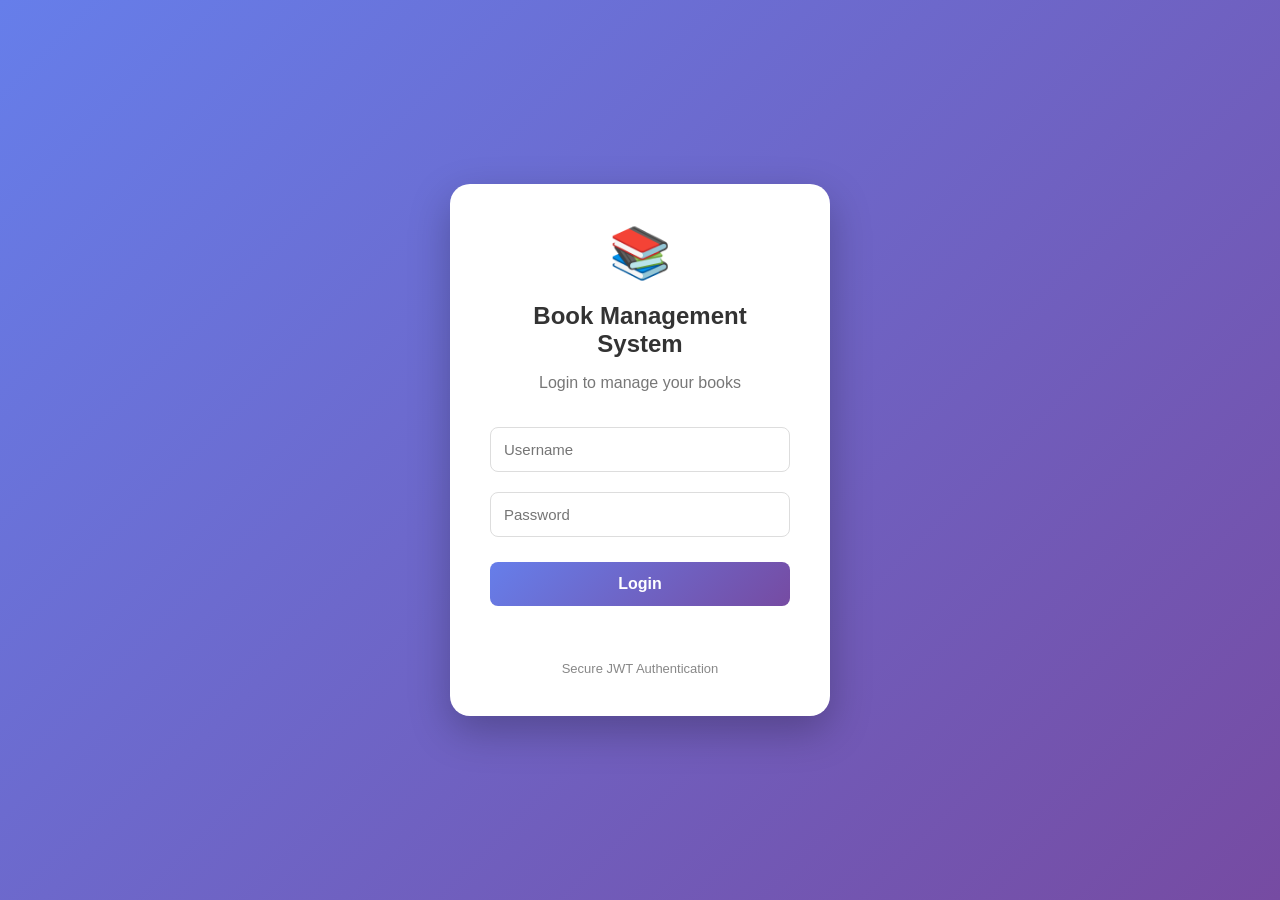
<file: frontend/index.html>
<!DOCTYPE html>
<html lang="en">
<head>
    <meta charset="UTF-8">
    <meta name="viewport" content="width=device-width, initial-scale=1.0">
    <title>Book Management System</title>
    <link rel="stylesheet" href="style.css">
</head>

<body>

<script>
    if (!sessionStorage.getItem("jwtToken")) {
        window.location.href = "login.html";
    }
</script>

<header class="top-header">
    <div class="header-content">
        <div>
            <h1>📚 Book Management System</h1>
            <p>Manage your books easily</p>
        </div>

        <button class="logout-btn" onclick="logout()">↪ Logout</button>
    </div>
</header>

<main class="container">

    <section class="add-section">
        <div class="section-title">
            <span class="icon">➕</span>
            <h2>Add New Book</h2>
        </div>

        <form id="bookForm">

            <div class="form-group">
                <label for="title">Book Title</label>
                <input
                        type="text"
                        id="title"
                        placeholder="Enter book title"
                        required
                >
            </div>

            <div class="form-group">
                <label for="author">Author</label>
                <input
                        type="text"
                        id="author"
                        placeholder="Enter author name"
                        required
                >
            </div>

            <div class="form-group">
                <label for="price">Price</label>
                <input
                        type="number"
                        id="price"
                        placeholder="Enter price"
                        step="0.01"
                        min="0.01"
                        required
                >
            </div>

            <button class="primary-btn" type="submit">
                Add Book
            </button>

        </form>
    </section>

    <section class="books-section">

        <div class="section-title books-title">
            <span class="icon">📚</span>
            <h2>Books</h2>
        </div>

        <p id="message"></p>

        <div id="booksContainer" class="books-grid"></div>

    </section>

</main>

<!-- EDIT MODAL -->

<div id="editModal" class="modal">

    <div class="modal-content">

        <span class="close" onclick="closeEditModal()">&times;</span>

        <div class="modal-icon">✏️</div>

        <h2>Edit Book</h2>

        <form id="editForm">

            <input type="hidden" id="editId">

            <div class="form-group">
                <label for="editTitle">Book Title</label>
                <input
                        type="text"
                        id="editTitle"
                        required
                >
            </div>

            <div class="form-group">
                <label for="editAuthor">Author</label>
                <input
                        type="text"
                        id="editAuthor"
                        required
                >
            </div>

            <div class="form-group">
                <label for="editPrice">Price</label>
                <input
                        type="number"
                        id="editPrice"
                        step="0.01"
                        min="0.01"
                        required
                >
            </div>

            <button class="primary-btn" type="submit">
                Update Book
            </button>

        </form>

    </div>

</div>

<!-- DELETE MODAL -->

<div id="deleteModal" class="modal">

    <div class="delete-box">

        <div class="delete-icon">🗑️</div>

        <h2>Delete Book</h2>

        <p>Are you sure you want to delete this book?</p>

        <div class="delete-actions">
            <button class="cancel-btn" onclick="closeDeleteModal()">
                Cancel
            </button>

            <button class="delete-confirm-btn" onclick="confirmDelete()">
                Delete
            </button>
        </div>

    </div>

</div>

<script src="script.js"></script>

</body>
</html>
</file>
<file: frontend/style.css>
* {
    box-sizing: border-box;
}

body {
    margin: 0;
    font-family: Arial, sans-serif;
    background: #f4f8ff;
    color: #263238;
}

/* HEADER */

.top-header {
    background: linear-gradient(135deg, #1677ff, #2463d8);
    color: white;
    padding: 22px 40px;
    box-shadow: 0 4px 15px rgba(0, 0, 0, 0.12);
}

.header-content {
    max-width: 1200px;
    margin: auto;
    display: flex;
    justify-content: space-between;
    align-items: center;
}

.top-header h1 {
    margin: 0 0 7px;
    font-size: 28px;
}

.top-header p {
    margin: 0;
    opacity: 0.9;
}

.logout-btn {
    background: white;
    color: #1668e8;
    border: none;
    padding: 11px 20px;
    border-radius: 8px;
    font-weight: bold;
    cursor: pointer;
    transition: 0.2s;
}

.logout-btn:hover {
    transform: translateY(-2px);
}

/* MAIN */

.container {
    max-width: 1200px;
    margin: 30px auto;
    padding: 0 20px;
}

/* ADD SECTION */

.add-section {
    background: white;
    padding: 28px;
    border-radius: 14px;
    box-shadow: 0 5px 20px rgba(50, 80, 120, 0.08);
    margin-bottom: 30px;
}

.section-title {
    display: flex;
    align-items: center;
    gap: 10px;
    margin-bottom: 22px;
}

.section-title h2 {
    margin: 0;
    font-size: 21px;
}

.icon {
    font-size: 23px;
}

/* FORM */

#bookForm {
    display: grid;
    grid-template-columns: repeat(3, 1fr);
    gap: 18px;
    align-items: end;
}

.form-group {
    display: flex;
    flex-direction: column;
}

.form-group label {
    font-size: 14px;
    font-weight: bold;
    margin-bottom: 7px;
    color: #37474f;
}

.form-group input {
    width: 100%;
    padding: 12px 13px;
    border: 1px solid #d8e0ea;
    border-radius: 7px;
    outline: none;
    font-size: 14px;
    background: white;
}

.form-group input:focus {
    border-color: #2676ee;
    box-shadow: 0 0 0 3px rgba(38, 118, 238, 0.1);
}

.primary-btn {
    width: 100%;
    padding: 12px;
    border: none;
    border-radius: 7px;
    background: linear-gradient(135deg, #1677ff, #2463d8);
    color: white;
    font-weight: bold;
    font-size: 14px;
    cursor: pointer;
    transition: 0.2s;
}

.primary-btn:hover {
    transform: translateY(-1px);
}

/* BOOKS */

.books-section {
    background: white;
    padding: 28px;
    border-radius: 14px;
    box-shadow: 0 5px 20px rgba(50, 80, 120, 0.08);
}

.books-title {
    margin-bottom: 15px;
}

.books-grid {
    display: grid;
    grid-template-columns: repeat(2, 1fr);
    gap: 16px;
}

/* BOOK CARD */

.book-card {
    border: 1px solid #e0e7ef;
    border-radius: 10px;
    padding: 18px;
    background: #fff;
    transition: 0.2s;
}

.book-card:hover {
    transform: translateY(-2px);
    box-shadow: 0 7px 18px rgba(0, 0, 0, 0.08);
}

.book-info h3 {
    margin: 0 0 12px;
    color: #1e293b;
    font-size: 18px;
}

.book-info p {
    margin: 7px 0;
    color: #607080;
    font-size: 14px;
}

.book-info strong {
    color: #334155;
}

.book-actions {
    display: flex;
    gap: 10px;
    margin-top: 15px;
}

.edit-btn,
.delete-btn {
    border: none;
    padding: 9px 17px;
    border-radius: 6px;
    color: white;
    font-weight: bold;
    cursor: pointer;
}

.edit-btn {
    background: #2676ee;
}

.delete-btn {
    background: #f04444;
}

.edit-btn:hover,
.delete-btn:hover {
    opacity: 0.85;
}

/* MESSAGE */

#message {
    text-align: center;
    color: #607080;
    min-height: 20px;
}

/* MODAL */

.modal {
    display: none;
    position: fixed;
    z-index: 1000;
    inset: 0;
    background: rgba(15, 23, 42, 0.55);
    justify-content: center;
    align-items: center;
    padding: 20px;
}

.modal-content,
.delete-box {
    width: 100%;
    max-width: 430px;
    background: white;
    border-radius: 15px;
    padding: 30px;
    position: relative;
    box-shadow: 0 15px 50px rgba(0, 0, 0, 0.25);
}

.modal-content h2,
.delete-box h2 {
    text-align: center;
    margin-top: 0;
}

.close {
    position: absolute;
    right: 18px;
    top: 12px;
    font-size: 28px;
    color: #777;
    cursor: pointer;
}

.modal-icon,
.delete-icon {
    text-align: center;
    font-size: 42px;
    margin-bottom: 10px;
}

.delete-box {
    text-align: center;
}

.delete-box p {
    color: #667085;
}

.delete-actions {
    display: flex;
    gap: 12px;
    margin-top: 22px;
}

.cancel-btn,
.delete-confirm-btn {
    flex: 1;
    padding: 12px;
    border: none;
    border-radius: 7px;
    font-weight: bold;
    cursor: pointer;
}

.cancel-btn {
    background: #edf2f7;
    color: #334155;
}

.delete-confirm-btn {
    background: #f04444;
    color: white;
}

/* RESPONSIVE */

@media (max-width: 800px) {

    .header-content {
        flex-direction: column;
        gap: 18px;
        text-align: center;
    }

    #bookForm {
        grid-template-columns: 1fr;
    }

    .books-grid {
        grid-template-columns: 1fr;
    }
}

@media (max-width: 500px) {

    .top-header {
        padding: 20px;
    }

    .top-header h1 {
        font-size: 22px;
    }

    .container {
        padding: 0 12px;
    }

    .add-section,
    .books-section {
        padding: 20px;
    }
}
</file>
